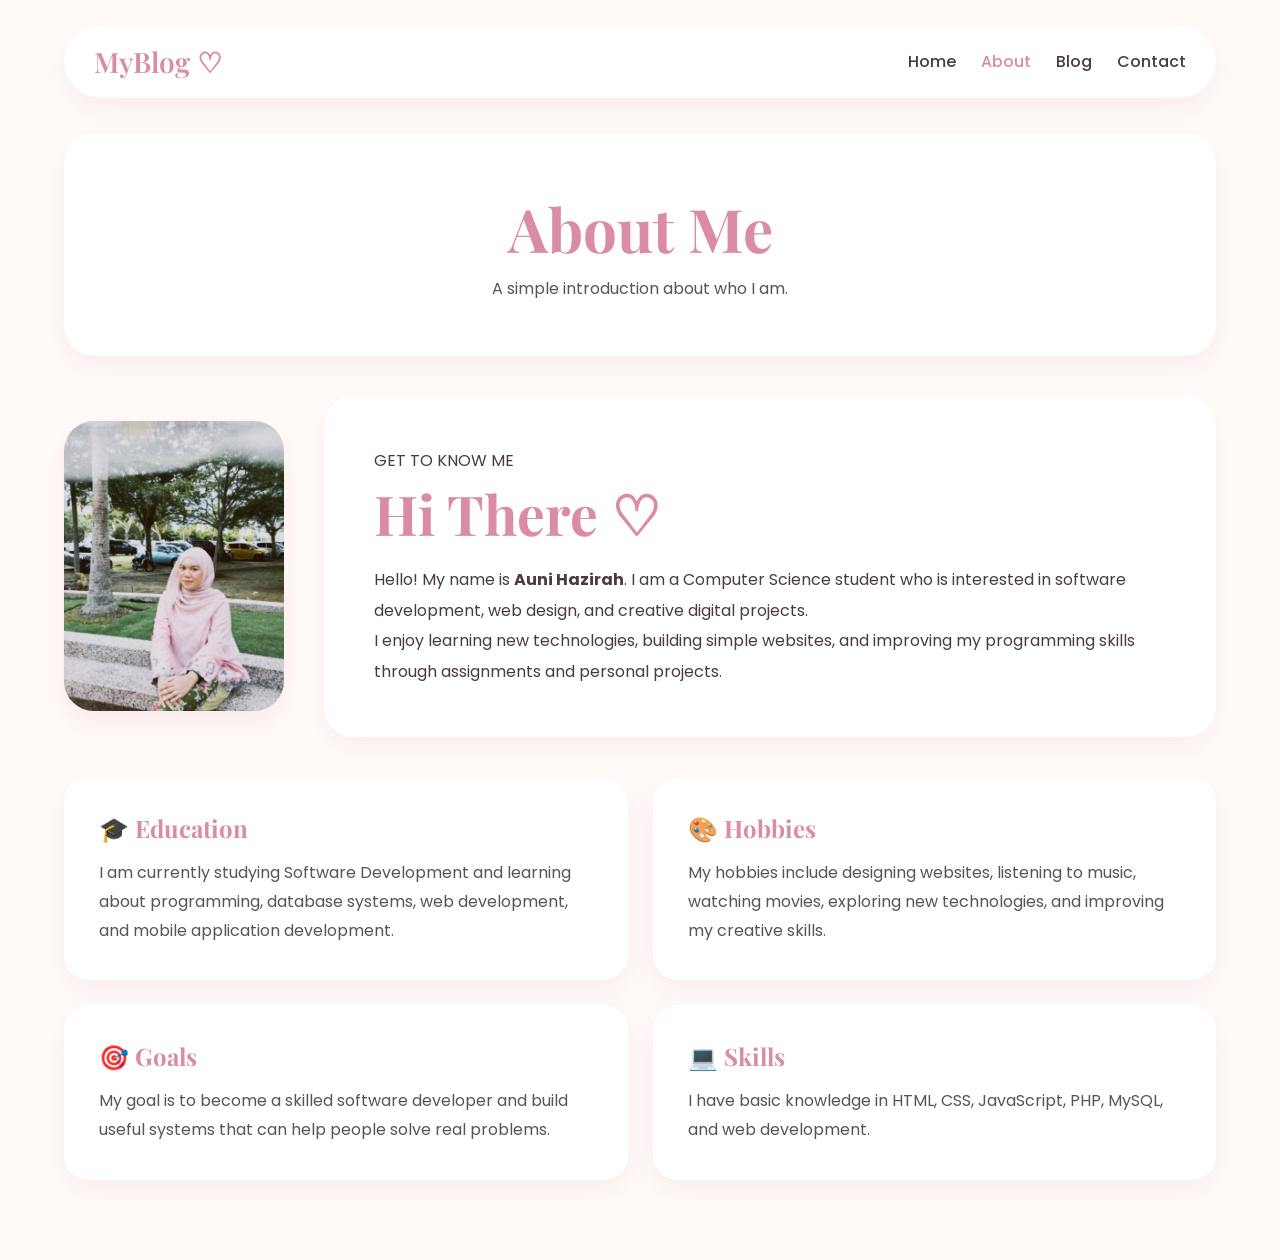
<file: about.html>
<!DOCTYPE html>
<html lang="en">
<head>
  <meta charset="UTF-8">
  <meta name="viewport" content="width=device-width, initial-scale=1.0">
  <title>About Me</title>

  <link rel="stylesheet" href="css/style.css">

  <link href="https://fonts.googleapis.com/css2?family=Playfair+Display:wght@500;600&family=Poppins:wght@300;400;500;600&display=swap" rel="stylesheet">
</head>

<body>

  <header>
    <nav class="navbar">
      <div class="logo">MyBlog ♡</div>

      <ul>
        <li><a href="index.html">Home</a></li>
        <li><a href="about.html" class="active">About</a></li>
        <li><a href="blog.html">Blog</a></li>
        <li><a href="contact.html">Contact</a></li>
      </ul>
    </nav>
  </header>

  <section class="page-header">
    <h1>About Me</h1>
    <p>A simple introduction about who I am.</p>
  </section>

  <section class="about-profile">

    <div class="profile-image">
      <img src="images/profile.jpeg" alt="Auni Hazirah Profile Picture">
    </div>

    <div class="profile-content">
      <p class="small-text">GET TO KNOW ME</p>

      <h2>Hi There ♡</h2>

      <p>
        Hello! My name is <b>Auni Hazirah</b>. I am a Computer Science student who is interested
        in software development, web design, and creative digital projects.
      </p>

      <p>
        I enjoy learning new technologies, building simple websites, and improving my programming
        skills through assignments and personal projects.
      </p>

     
    </div>

  </section>

  <section class="about-section">

    <div class="about-card">
      <h2>🎓 Education</h2>
      <p>
        I am currently studying Software Development and learning about programming,
        database systems, web development, and mobile application development.
      </p>
    </div>

    <div class="about-card">
      <h2>🎨 Hobbies</h2>
      <p>
        My hobbies include designing websites, listening to music, watching movies,
        exploring new technologies, and improving my creative skills.
      </p>
    </div>

    <div class="about-card">
      <h2>🎯 Goals</h2>
      <p>
        My goal is to become a skilled software developer and build useful systems
        that can help people solve real problems.
      </p>
    </div>

    <div class="about-card">
      <h2>💻 Skills</h2>
      <p>
        I have basic knowledge in HTML, CSS, JavaScript, PHP, MySQL, and web development.
      </p>
    </div>

  </section>

</body>
</html>
</file>
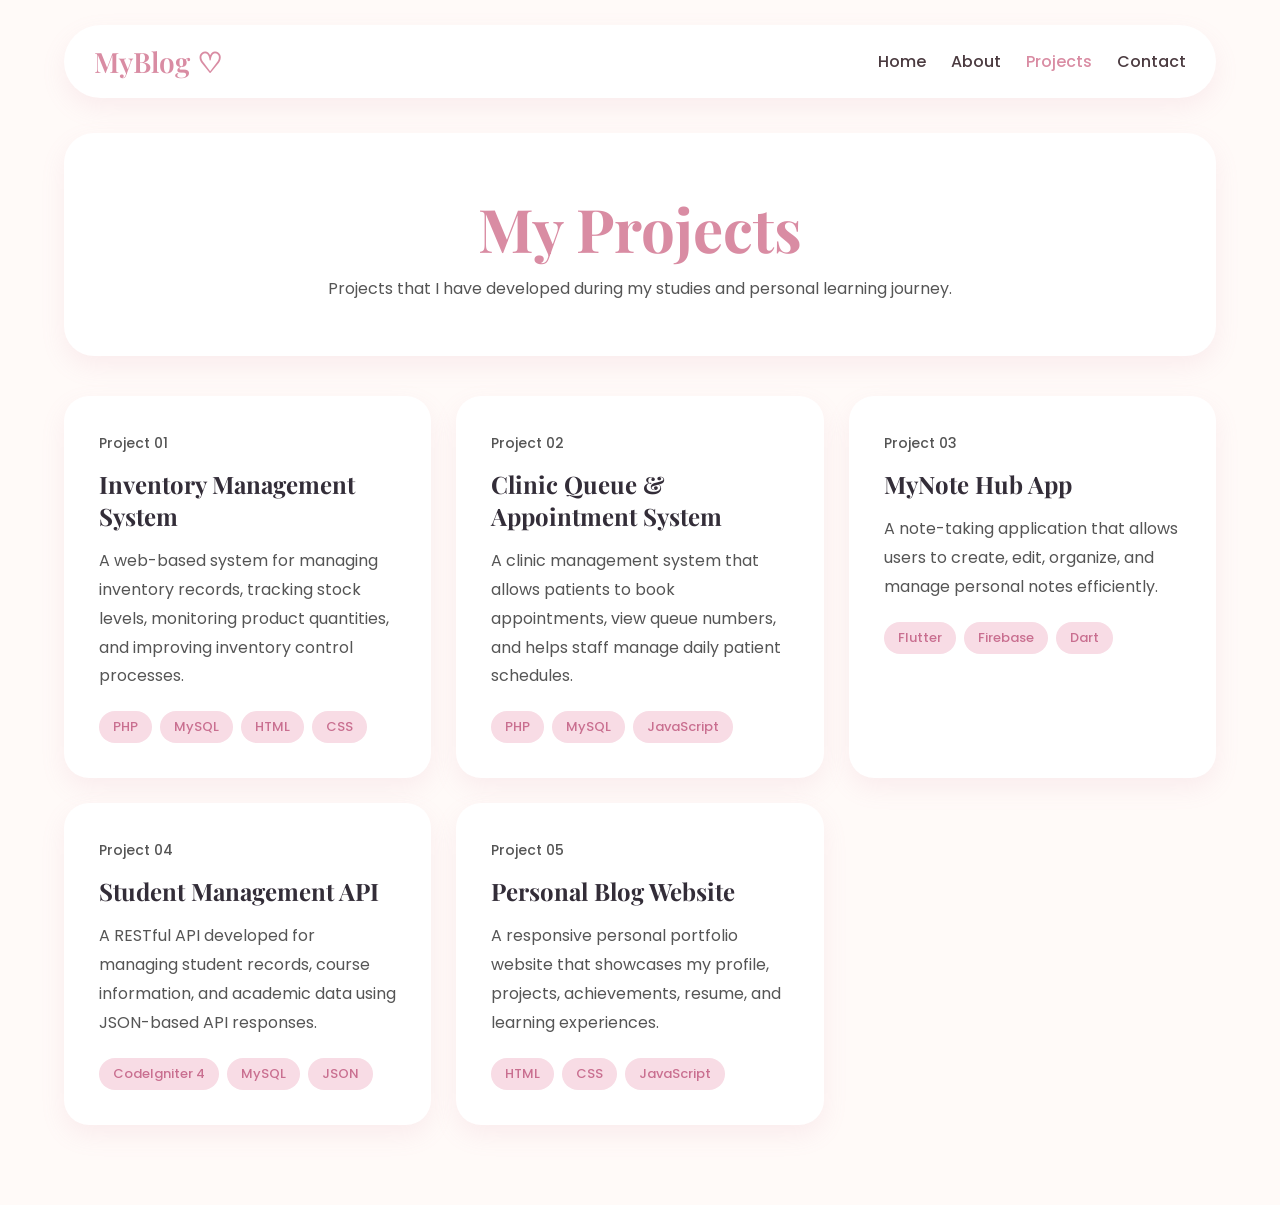
<file: blog.html>
<!DOCTYPE html>
<html lang="en">
<head>
    <meta charset="UTF-8">
    <meta name="viewport" content="width=device-width, initial-scale=1.0">
    <title>My Projects</title>

    <link rel="stylesheet" href="css/style.css">

    <link href="https://fonts.googleapis.com/css2?family=Playfair+Display:wght@500;600&family=Poppins:wght@300;400;500;600&display=swap" rel="stylesheet">
</head>

<body>

    <header>
        <nav class="navbar">

            <div class="logo">
                MyBlog ♡
            </div>

            <ul>
                <li><a href="index.html">Home</a></li>
                <li><a href="about.html">About</a></li>
                <li><a href="blog.html" class="active">Projects</a></li>
                <li><a href="contact.html">Contact</a></li>
            </ul>

        </nav>
    </header>

    <section class="page-header">

        <h1>My Projects</h1>

        <p>
            Projects that I have developed during my studies and personal learning journey.
        </p>

    </section>

    <section class="blog-section">

        <article class="blog-card">
            <p class="date">Project 01</p>

            <h2>Inventory Management System</h2>

            <p>
                A web-based system for managing inventory records, tracking stock levels,
                monitoring product quantities, and improving inventory control processes.
            </p>

            <div class="project-tags">
                <span>PHP</span>
                <span>MySQL</span>
                <span>HTML</span>
                <span>CSS</span>
            </div>
        </article>

        <article class="blog-card">
            <p class="date">Project 02</p>

            <h2>Clinic Queue & Appointment System</h2>

            <p>
                A clinic management system that allows patients to book appointments,
                view queue numbers, and helps staff manage daily patient schedules.
            </p>

            <div class="project-tags">
                <span>PHP</span>
                <span>MySQL</span>
                <span>JavaScript</span>
            </div>
        </article>

        <article class="blog-card">
            <p class="date">Project 03</p>

            <h2>MyNote Hub App</h2>

            <p>
                A note-taking application that allows users to create, edit, organize,
                and manage personal notes efficiently.
            </p>

            <div class="project-tags">
                <span>Flutter</span>
                <span>Firebase</span>
                <span>Dart</span>
            </div>
        </article>

        <article class="blog-card">
            <p class="date">Project 04</p>

            <h2>Student Management API</h2>

            <p>
                A RESTful API developed for managing student records, course information,
                and academic data using JSON-based API responses.
            </p>

            <div class="project-tags">
                <span>CodeIgniter 4</span>
                <span>MySQL</span>
                <span>JSON</span>
            </div>
        </article>

        <article class="blog-card">
            <p class="date">Project 05</p>

            <h2>Personal Blog Website</h2>

            <p>
                A responsive personal portfolio website that showcases my profile,
                projects, achievements, resume, and learning experiences.
            </p>

            <div class="project-tags">
                <span>HTML</span>
                <span>CSS</span>
                <span>JavaScript</span>
            </div>
        </article>

    </section>

</body>
</html>
</file>
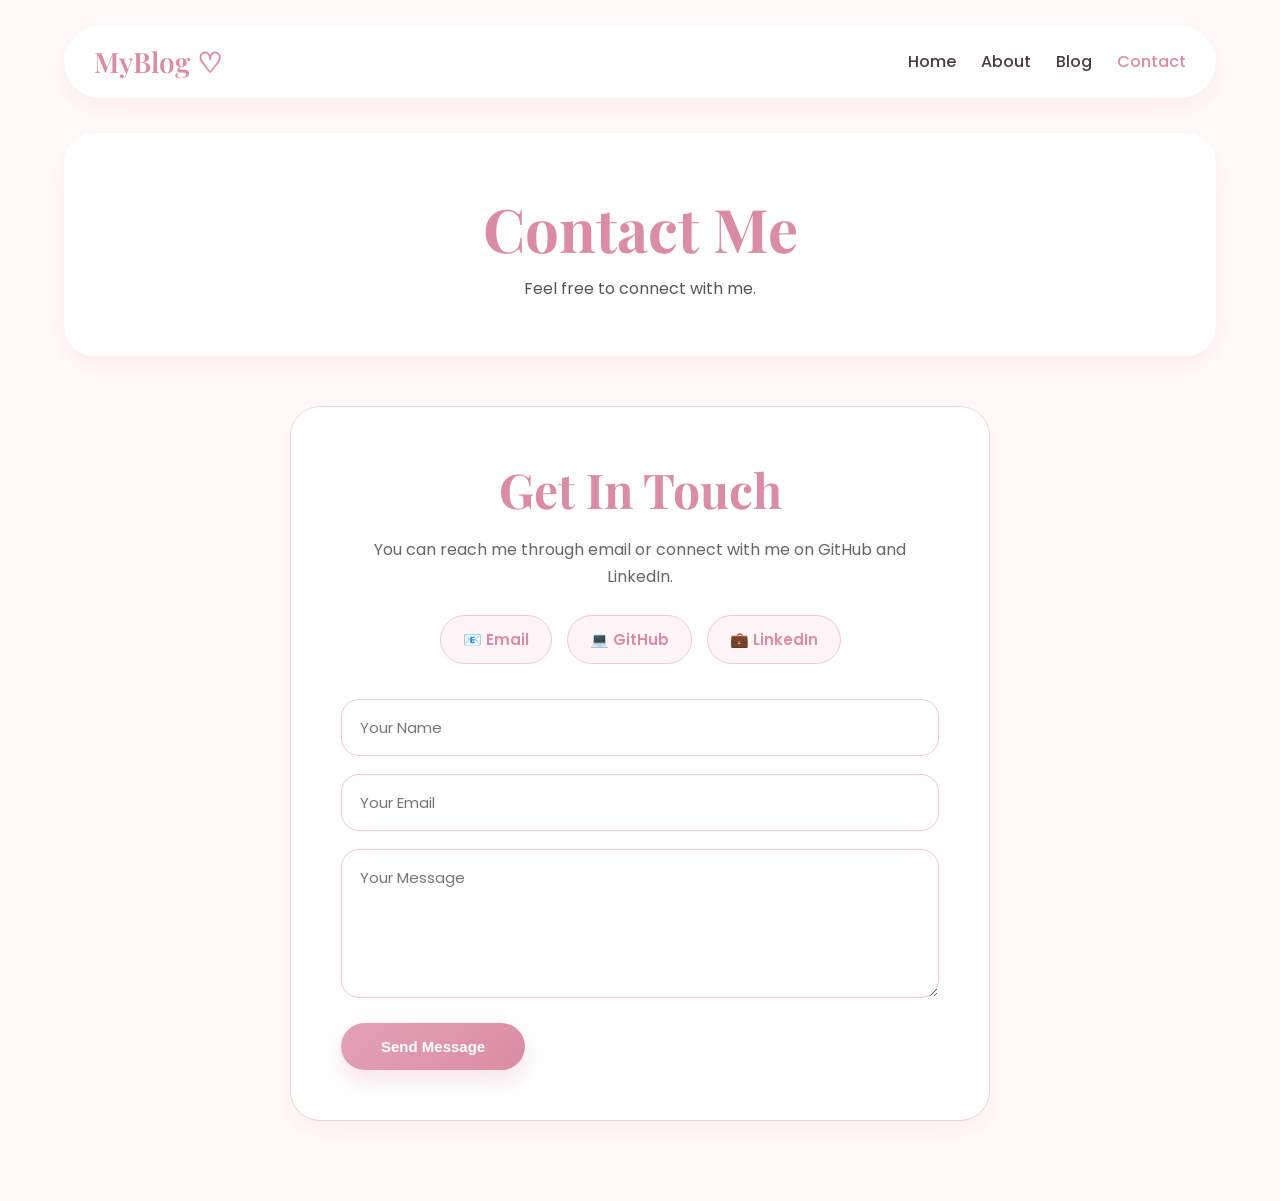
<file: contact.html>
<!DOCTYPE html>
<html lang="en">
<head>
  <meta charset="UTF-8">
  <meta name="viewport" content="width=device-width, initial-scale=1.0">
  <title>Contact Me</title>

  <link rel="stylesheet" href="css/style.css">
  <link href="https://fonts.googleapis.com/css2?family=Playfair+Display:wght@500;600&family=Poppins:wght@300;400;500;600&display=swap" rel="stylesheet">
</head>

<body>

  <header>
    <nav class="navbar">
      <div class="logo">MyBlog ♡</div>

      <ul>
        <li><a href="index.html">Home</a></li>
        <li><a href="about.html">About</a></li>
        <li><a href="blog.html">Blog</a></li>
        <li><a href="contact.html" class="active">Contact</a></li>
      </ul>
    </nav>
  </header>

  <section class="page-header">
    <h1>Contact Me</h1>
    <p>Feel free to connect with me.</p>
  </section>

  <section class="contact-section">
    <div class="contact-card">

      <h2>Get In Touch</h2>

      <p class="contact-text">
        You can reach me through email or connect with me on GitHub and LinkedIn.
      </p>

      <div class="contact-links">
    <a href="mailto:aunihazirah188@gmail.com" target="_blank">
        📧 Email
    </a>

    <a href="https://github.com/aunirashid/" target="_blank">
        💻 GitHub
    </a>

    <a href="https://linkedin.com/in/aunihazirah" target="_blank">
        💼 LinkedIn
    </a>
</div>

      <form id="contactForm">
        <input type="text" id="name" placeholder="Your Name" required>
        <input type="email" id="email" placeholder="Your Email" required>
        <textarea id="message" placeholder="Your Message" rows="5" required></textarea>

        <button type="submit">Send Message</button>
      </form>

    </div>
  </section>

  <script src="js/script.js"></script>
</body>
</html>
</file>
<file: css/style.css>
*{
  margin:0;
  padding:0;
  box-sizing:border-box;
}

body{
  font-family:'Poppins',sans-serif;
  background:#fffaf8;
  color:#4b3b40;
}

/* ================= HOME PAGE ================= */

.home-page{
  min-height:100vh;
  background:linear-gradient(135deg,#fff8fa,#fffdfd);
  display:flex;
  justify-content:center;
  align-items:center;
  text-align:center;
}

.hero{
  width:90%;
  max-width:900px;
  animation:fadeUp .8s ease;
}

.mini-title{
  color:#d98ca3;
  letter-spacing:4px;
  font-size:13px;
  margin-bottom:20px;
}

.hero h1{
  font-size:72px;
  line-height:1.1;
  margin-bottom:15px;
}

.hero h1 span{
  color:#d98ca3;
  font-family:'Playfair Display',serif;
}

.role{
  font-size:20px;
  color:#666;
  margin-bottom:25px;
}

.intro{
  max-width:650px;
  margin:auto;
  line-height:1.9;
  color:#555;
}

.academic-info{
  margin-top:25px;
  color:#d98ca3;
  font-weight:600;
  font-size:17px;
}

.button-group{
  margin-top:40px;
  display:flex;
  justify-content:center;
  gap:15px;
  flex-wrap:wrap;
}

.resume-btn{
  text-decoration:none;
  padding:15px 32px;
  border:1px solid #d98ca3;
  border-radius:50px;
  color:#d98ca3;
  transition:.3s;
}

.resume-btn:hover{
  background:#fde8ee;
  transform:translateY(-3px);
}

.enter-btn{
  padding:15px 32px;
  border:none;
  border-radius:50px;
  background:#d98ca3;
  color:white;
  cursor:pointer;
  transition:.3s;
  font-weight:600;
}

.enter-btn:hover{
  transform:translateY(-3px);
  box-shadow:0 10px 25px rgba(217,140,163,.25);
}

/* ================= NAVBAR ================= */

.navbar{
  width:90%;
  margin:25px auto;
  padding:18px 30px;
  background:white;
  border-radius:50px;
  display:flex;
  justify-content:space-between;
  align-items:center;
  box-shadow:0 10px 25px rgba(217,140,163,.12);
}

.logo{
  font-family:'Playfair Display',serif;
  color:#d98ca3;
  font-size:28px;
  font-weight:600;
}

.navbar ul{
  display:flex;
  gap:25px;
  list-style:none;
}

.navbar a{
  text-decoration:none;
  color:#4b3b40;
  font-weight:500;
  transition:.3s;
}

.navbar a.active,
.navbar a:hover{
  color:#d98ca3;
}

/* ================= PAGE HEADER ================= */

.page-header{
  width:90%;
  margin:35px auto;
  padding:55px;
  text-align:center;
  background:white;
  border-radius:30px;
  box-shadow:0 10px 25px rgba(217,140,163,.12);
}

.page-header h1{
  font-size:60px;
  color:#d98ca3;
  font-family:'Playfair Display',serif;
}

.page-header p{
  margin-top:8px;
  color:#555;
}

/* ================= ABOUT ================= */

.about-profile{
  width:90%;
  margin:40px auto;
  display:grid;
  grid-template-columns:220px 1fr;
  gap:40px;
  align-items:center;
}

.profile-image{
  width:220px;
  height:290px;
  margin:auto;
  overflow:hidden;
  border-radius:30px;
  background:#fde8ee;
  box-shadow:0 12px 25px rgba(217,140,163,.15);
}

.profile-image img{
  width:100%;
  height:100%;
  object-fit:cover;
}

.profile-content{
  background:white;
  padding:50px;
  border-radius:30px;
  box-shadow:0 10px 25px rgba(217,140,163,.10);
}

.profile-content h2{
  font-size:55px;
  color:#d98ca3;
  font-family:'Playfair Display',serif;
  margin-bottom:15px;
}

.profile-content p{
  line-height:1.9;
  color:#4b3b40;
}

.info-tags{
  margin-top:20px;
  display:flex;
  flex-wrap:wrap;
  gap:10px;
}

.info-tags span{
  background:#fde8ee;
  color:#c97993;
  padding:10px 16px;
  border-radius:30px;
  font-size:14px;
}

.about-section{
  width:90%;
  margin:40px auto 80px;
  display:grid;
  grid-template-columns:repeat(2,1fr);
  gap:25px;
}

.about-card{
  background:white;
  padding:35px;
  border-radius:25px;
  box-shadow:0 10px 25px rgba(217,140,163,.12);
  transition:.3s;
}

.about-card:hover{
  transform:translateY(-6px);
}

.about-card h2{
  color:#d98ca3;
  margin-bottom:15px;
  font-family:'Playfair Display',serif;
}

.about-card p{
  line-height:1.8;
  color:#555;
}

/* ================= PROJECTS / BLOG ================= */

.blog-section{
  width:90%;
  margin:40px auto 80px;
  display:grid;
  grid-template-columns:repeat(3,1fr);
  gap:25px;
}

.blog-card{
  background:white;
  padding:35px;
  border-radius:25px;
  box-shadow:0 10px 25px rgba(217,140,163,.12);
  transition:.3s;
}

.blog-card:hover{
  transform:translateY(-6px);
}

.date{
  color:#d98ca3;
  margin-bottom:12px;
  font-size:14px;
  font-weight:500;
}

.blog-card h2{
  margin-bottom:15px;
  font-family:'Playfair Display',serif;
  color:#332d38;
}

.blog-card p{
  line-height:1.8;
  color:#555;
}

.project-tags{
  display:flex;
  flex-wrap:wrap;
  gap:8px;
  margin-top:20px;
}

.project-tags span{
  background:#f8dce5;
  color:#c96f90;
  padding:6px 14px;
  border-radius:30px;
  font-size:13px;
  font-weight:500;
}

/* ================= CONTACT ================= */

.contact-section{
  width:90%;
  margin:40px auto 80px;
}

.contact-card{
  max-width:700px;
  margin:50px auto;
  background:#fff;
  padding:50px;
  border-radius:30px;
  border:1px solid #f3d1dc;
  box-shadow:0 10px 25px rgba(217,140,163,.10);
}

.contact-card h2{
  text-align:center;
  font-size:48px;
  color:#d98ca3;
  margin-bottom:15px;
  font-family:'Playfair Display',serif;
}

.contact-text{
  text-align:center;
  color:#666;
  margin-bottom:25px;
  line-height:1.7;
}

.contact-links{
  display:flex;
  justify-content:center;
  gap:15px;
  margin-bottom:35px;
  flex-wrap:wrap;
}

.contact-links a{
  text-decoration:none;
  color:#d98ca3;
  background:#fff4f7;
  border:1px solid #f3c7d5;
  padding:12px 22px;
  border-radius:50px;
  font-weight:600;
  font-size:15px;
  transition:.3s;
}

.contact-links a:hover{
  background:#d98ca3;
  color:white;
  transform:translateY(-3px);
  box-shadow:0 8px 20px rgba(217,140,163,.25);
}

.contact-card input,
.contact-card textarea{
  width:100%;
  padding:16px 18px;
  margin-bottom:18px;
  border:1px solid #f3c7d5;
  border-radius:18px;
  font-size:15px;
  font-family:'Poppins',sans-serif;
  outline:none;
  background:white;
}

.contact-card input:focus,
.contact-card textarea:focus{
  border-color:#d98ca3;
  box-shadow:0 0 0 4px rgba(217,140,163,.12);
}

.contact-card button{
  background:linear-gradient(135deg,#e3a2b7,#d98ca3);
  color:white;
  border:none;
  padding:15px 40px;
  border-radius:50px;
  font-size:15px;
  font-weight:600;
  cursor:pointer;
  transition:.3s ease;
  box-shadow:0 10px 25px rgba(217,140,163,.25);
}

.contact-card button:hover{
  transform:translateY(-4px);
  box-shadow:0 15px 30px rgba(217,140,163,.35);
}

.contact-card button:active{
  transform:scale(.98);
}

/* ================= MUSIC ================= */

.music-player{
  position:fixed;
  bottom:25px;
  right:25px;
  background:white;
  padding:12px 20px;
  border-radius:40px;
  box-shadow:0 10px 20px rgba(217,140,163,.15);
  cursor:pointer;
  z-index:99;
}

/* ================= ANIMATION ================= */

@keyframes fadeUp{
  from{
    opacity:0;
    transform:translateY(20px);
  }

  to{
    opacity:1;
    transform:translateY(0);
  }
}

.fade-out{
  animation:fadeOut .8s ease forwards;
}

@keyframes fadeOut{
  to{
    opacity:0;
  }
}

/* ================= RESPONSIVE ================= */

@media(max-width:900px){
  .hero h1{
    font-size:48px;
  }

  .navbar{
    flex-direction:column;
    gap:15px;
  }

  .navbar ul{
    flex-wrap:wrap;
    justify-content:center;
  }

  .about-profile{
    grid-template-columns:1fr;
  }

  .about-section,
  .blog-section{
    grid-template-columns:1fr;
  }

  .profile-content{
    padding:35px;
  }

  .profile-content h2{
    font-size:42px;
  }

  .page-header h1{
    font-size:42px;
  }
}

@media(max-width:600px){
  .page-header,
  .contact-card{
    padding:35px 25px;
  }

  .hero h1{
    font-size:38px;
  }

  .button-group{
    flex-direction:column;
  }

  .resume-btn,
  .enter-btn{
    width:100%;
  }
}
</file>
